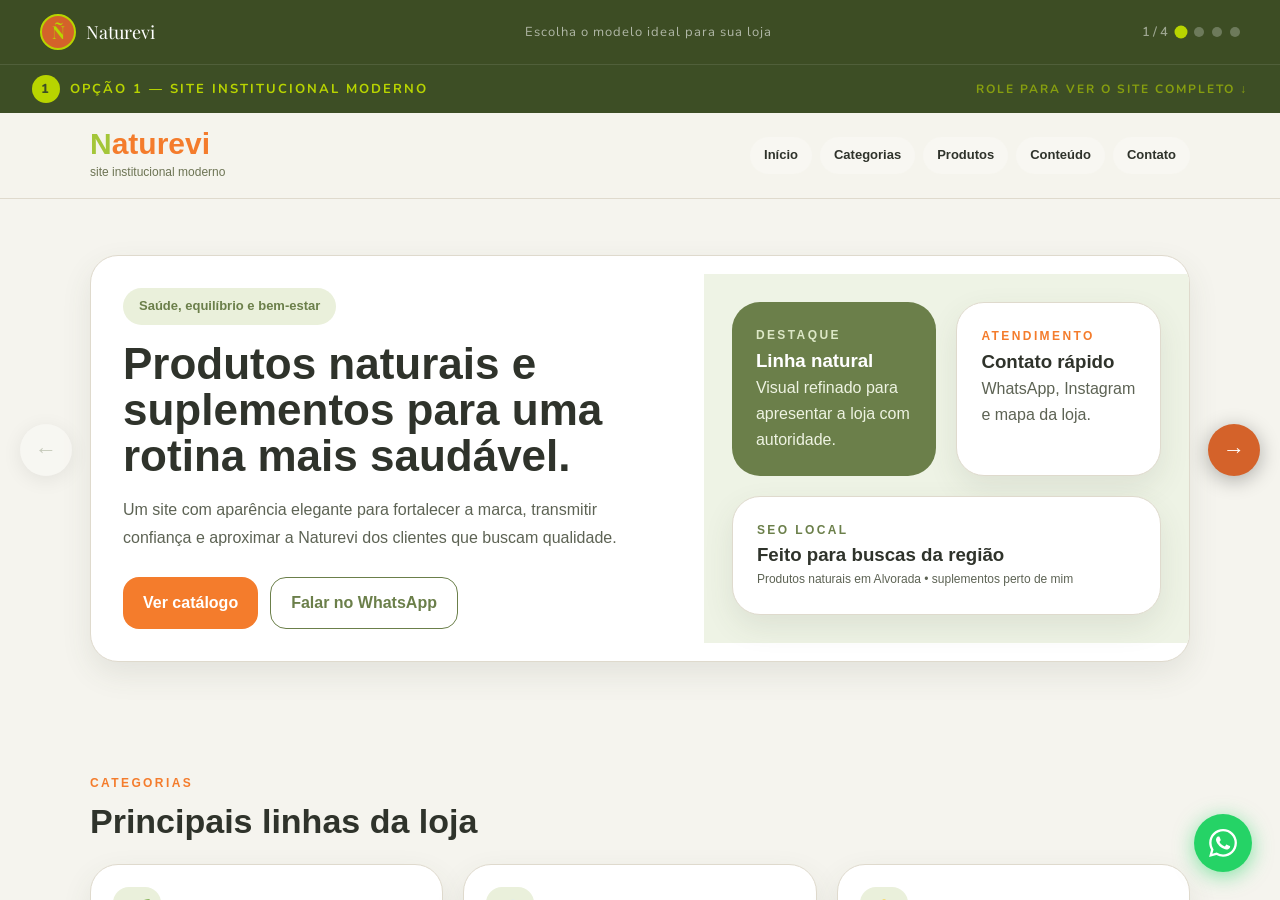
<file: index.html>
<!DOCTYPE html>
<html lang="pt-BR">
<head>
  <meta charset="UTF-8" />
  <meta name="viewport" content="width=device-width, initial-scale=1.0" />
  <title>Naturevi — Escolha seu site ideal</title>
  <link rel="stylesheet" href="style.css" />
</head>
<body>

<!-- TOPO FIXO -->
<header class="topo">
  <div class="topo-logo">
    <div class="n-icon">Ñ</div>
    <span>Naturevi</span>
  </div>
  <span class="topo-titulo">Escolha o modelo ideal para sua loja</span>
  <div class="topo-indicadores">
    <span class="contador" id="contador">1 / 4</span>
    <button class="dot ativo" data-i="0" title="Opção 1"></button>
    <button class="dot" data-i="1" title="Opção 2"></button>
    <button class="dot" data-i="2" title="Opção 3"></button>
    <button class="dot" data-i="3" title="Opção 4"></button>
  </div>
</header>

<!-- CARROSSEL -->
<div class="carrossel-wrapper">
  <div class="carrossel-track" id="track">

    <!-- ===== SLIDE 1 — Institucional ===== -->
    <div class="slide slide-1">
      <div class="slide-label">
        <div class="badge-opcao">
          <span class="num-opcao">1</span>
          Opção 1 — Site Institucional Moderno
        </div>
        <span style="opacity:.6;font-size:12px">Role para ver o site completo ↓</span>
      </div>

      <div class="modelo-root">
        <header class="m-header">
          <div class="m-container m-header-inner">
            <div>
              <div class="m-logo"><span class="mn">N</span><span class="mr">aturevi</span></div>
              <div class="m-logo-sub">site institucional moderno</div>
            </div>
            <nav class="m-nav">
              <a href="#">Início</a><a href="#">Categorias</a><a href="#">Produtos</a><a href="#">Conteúdo</a><a href="#">Contato</a>
            </nav>
          </div>
        </header>

        <section class="m-section">
          <div class="m-container m-card" style="overflow:hidden">
            <div class="m-grid m-grid-hero" style="padding:0">
              <div class="m-card-pad-lg">
                <span class="m-badge">Saúde, equilíbrio e bem-estar</span>
                <h1 class="m-hero-title">Produtos naturais e suplementos para uma rotina mais saudável.</h1>
                <p class="m-lead">Um site com aparência elegante para fortalecer a marca, transmitir confiança e aproximar a Naturevi dos clientes que buscam qualidade.</p>
                <div class="m-actions">
                  <button class="m-btn m-btn-primary">Ver catálogo</button>
                  <button class="m-btn m-btn-secondary">Falar no WhatsApp</button>
                </div>
              </div>
              <div style="background:#EEF3E5;padding:28px">
                <div class="m-grid m-grid-2">
                  <div class="m-mini-card m-alt-green"><div class="m-eyebrow" style="color:#dce7c6">Destaque</div><h3>Linha natural</h3><p class="m-text-muted" style="color:#eef3e2">Visual refinado para apresentar a loja com autoridade.</p></div>
                  <div class="m-mini-card m-card"><div class="m-eyebrow">Atendimento</div><h3>Contato rápido</h3><p class="m-text-muted">WhatsApp, Instagram e mapa da loja.</p></div>
                  <div class="m-mini-card m-card" style="grid-column:1/-1"><div class="m-eyebrow" style="color:#6B7F4A">SEO local</div><h3>Feito para buscas da região</h3><p style="font-size:12px;color:#5D6354">Produtos naturais em Alvorada • suplementos perto de mim</p></div>
                </div>
              </div>
            </div>
          </div>
        </section>

        <section class="m-section">
          <div class="m-container">
            <div class="m-eyebrow" style="margin-bottom:8px">Categorias</div>
            <h2 class="m-section-title" style="margin-bottom:24px">Principais linhas da loja</h2>
            <div class="m-grid m-grid-3">
              <article class="m-card m-card-pad"><div class="m-icon-box">🌿</div><h3>Produtos à granel</h3><p class="m-text-muted">Espaço ideal para explicar benefícios e itens mais vendidos.</p></article>
              <article class="m-card m-card-pad"><div class="m-icon-box">🍵</div><h3>Chás e fitoterápicos</h3><p class="m-text-muted">Soluções naturais para bem-estar e equilíbrio.</p></article>
              <article class="m-card m-card-pad"><div class="m-icon-box">💪</div><h3>Suplementos</h3><p class="m-text-muted">Produtos pensados para energia e performance.</p></article>
              <article class="m-card m-card-pad"><div class="m-icon-box">🌾</div><h3>Funcionais</h3><p class="m-text-muted">Opções práticas para complementar a alimentação diária.</p></article>
              <article class="m-card m-card-pad"><div class="m-icon-box">🥗</div><h3>Sem glúten e sem lactose</h3><p class="m-text-muted">Categoria para públicos com necessidades específicas.</p></article>
              <article class="m-card m-card-pad"><div class="m-icon-box">🌱</div><h3>Produtos veganos</h3><p class="m-text-muted">Linha natural para quem valoriza esse estilo de vida.</p></article>
            </div>
          </div>
        </section>

        <section class="m-section m-alt-soft">
          <div class="m-container">
            <div class="m-eyebrow" style="color:#6B7F4A;margin-bottom:8px">Produtos em destaque</div>
            <h2 class="m-section-title" style="margin-bottom:24px">Uma vitrine elegante para os campeões de venda</h2>
            <div class="m-grid m-grid-3">
              <article class="m-card m-card-pad"><div class="m-product-emoji">🥬</div><h3 style="margin-top:14px">Pó de beterraba</h3><p class="m-text-muted">Energia e vitalidade.</p><button class="m-btn m-btn-primary" style="margin-top:12px">Pedir no WhatsApp</button></article>
              <article class="m-card m-card-pad"><div class="m-product-emoji">🌰</div><h3 style="margin-top:14px">Maca peruana</h3><p class="m-text-muted">Disposição para a rotina.</p><button class="m-btn m-btn-primary" style="margin-top:12px">Pedir no WhatsApp</button></article>
              <article class="m-card m-card-pad"><div class="m-product-emoji">🌿</div><h3 style="margin-top:14px">Spirulina</h3><p class="m-text-muted">Nutrição natural.</p><button class="m-btn m-btn-primary" style="margin-top:12px">Pedir no WhatsApp</button></article>
            </div>
          </div>
        </section>

        <section class="m-section">
          <div class="m-container m-grid m-grid-contact">
            <div class="m-card m-card-pad-lg">
              <div class="m-eyebrow">Contato</div>
              <h2 class="m-section-title">Naturevi mais próxima dos clientes</h2>
              <div class="m-contact-cards" style="margin-top:20px">
                <div class="m-info-card"><strong>WhatsApp</strong><br>(51) 99726-2356</div>
                <div class="m-info-card"><strong>Instagram</strong><br>@lojanaturevi</div>
                <div class="m-info-card"><strong>Endereço</strong><br>Estrada Frederico Dihl, 902 — Loja 8, Alvorada/RS</div>
              </div>
            </div>
            <aside class="m-alt-orange m-card-pad" style="border-radius:28px">
              <div class="m-eyebrow" style="color:#ffe1c8">Perfil ideal</div>
              <h3 style="margin-top:10px">Para quem quer mais confiança e valor de marca</h3>
              <ul class="m-list"><li>Visual sofisticado</li><li>Ótimo para Google</li><li>Transmite profissionalismo</li></ul>
            </aside>
          </div>
        </section>

        <footer class="m-footer m-section-sm"><div class="m-container">© 2025 Naturevi Produtos Naturais • Opção 1</div></footer>
      </div>

      <div class="slide-footer slide-1">
        <span><strong>Opção 1</strong> — Institucional Moderno · Visual sofisticado · Foco em marca e confiança</span>
        <button class="btn-escolher" onclick="escolher(1)">Quero esta opção ✓</button>
      </div>
    </div>

    <!-- ===== SLIDE 2 — Catálogo ===== -->
    <div class="slide slide-2">
      <div class="slide-label">
        <div class="badge-opcao">
          <span class="num-opcao">2</span>
          Opção 2 — Estilo Catálogo de Loja
        </div>
        <span style="opacity:.6;font-size:12px">Role para ver o site completo ↓</span>
      </div>

      <div class="modelo-root">
        <header class="m-header">
          <div class="m-container m-header-inner">
            <div>
              <div class="m-logo"><span class="mn">N</span><span class="mr">aturevi</span></div>
              <div class="m-logo-sub">modelo catálogo com cara de loja</div>
            </div>
            <nav class="m-nav">
              <a href="#">Início</a><a href="#">Categorias</a><a href="#">Produtos</a><a href="#">Blog</a><a href="#">Contato</a>
            </nav>
          </div>
        </header>

        <section class="m-section">
          <div class="m-container">
            <div class="m-hero-banner">
              <div class="m-grid m-grid-hero">
                <div>
                  <div class="m-eyebrow" style="color:#dce7c6">Naturevi em destaque</div>
                  <h1 class="m-hero-title">Sua loja de produtos naturais, suplementos e bem-estar.</h1>
                  <p class="m-lead" style="color:#eef3e2">Inspirada em lojas consolidadas do segmento, com forte visual de catálogo.</p>
                  <div class="m-actions">
                    <button class="m-btn m-btn-primary">Ver produtos</button>
                    <button class="m-btn m-btn-light">Falar no WhatsApp</button>
                  </div>
                </div>
                <div class="m-mini-card" style="background:rgba(255,255,255,.12)">
                  <div class="m-eyebrow" style="color:#dce7c6;margin-bottom:12px">Categorias rápidas</div>
                  <div class="m-quick-grid">
                    <div class="m-quick-item">Produtos à granel</div>
                    <div class="m-quick-item">Chás e fitoterápicos</div>
                    <div class="m-quick-item">Funcionais</div>
                    <div class="m-quick-item">Sem glúten</div>
                    <div class="m-quick-item">Suplementos</div>
                    <div class="m-quick-item">Produtos veganos</div>
                  </div>
                </div>
              </div>
            </div>
          </div>
        </section>

        <section class="m-section">
          <div class="m-container">
            <h2 class="m-section-title" style="margin-bottom:24px">Categorias populares</h2>
            <div class="m-grid" style="grid-template-columns:repeat(6,1fr);gap:16px">
              <article class="m-card m-card-pad" style="text-align:center"><div class="m-icon-box" style="margin-inline:auto">🌿</div><h3 style="font-size:14px">À granel</h3></article>
              <article class="m-card m-card-pad" style="text-align:center"><div class="m-icon-box" style="margin-inline:auto">🍵</div><h3 style="font-size:14px">Chás</h3></article>
              <article class="m-card m-card-pad" style="text-align:center"><div class="m-icon-box" style="margin-inline:auto">💪</div><h3 style="font-size:14px">Suplementos</h3></article>
              <article class="m-card m-card-pad" style="text-align:center"><div class="m-icon-box" style="margin-inline:auto">🌾</div><h3 style="font-size:14px">Funcionais</h3></article>
              <article class="m-card m-card-pad" style="text-align:center"><div class="m-icon-box" style="margin-inline:auto">🥗</div><h3 style="font-size:14px">Sem lactose</h3></article>
              <article class="m-card m-card-pad" style="text-align:center"><div class="m-icon-box" style="margin-inline:auto">🌱</div><h3 style="font-size:14px">Veganos</h3></article>
            </div>
          </div>
        </section>

        <section class="m-section m-alt-soft">
          <div class="m-container">
            <h2 class="m-section-title" style="margin-bottom:24px">Produtos em destaque</h2>
            <div class="m-grid m-grid-3">
              <article class="m-card m-card-pad"><div class="m-product-emoji">🥬</div><div style="display:flex;justify-content:space-between;gap:10px;margin-top:14px"><div><h3>Pó de beterraba</h3><p class="m-text-muted">Energia e vitalidade.</p></div><span class="m-promo-pill">destaque</span></div><button class="m-btn m-btn-primary" style="margin-top:12px">Pedir no WhatsApp</button></article>
              <article class="m-card m-card-pad"><div class="m-product-emoji">🌰</div><div style="display:flex;justify-content:space-between;gap:10px;margin-top:14px"><div><h3>Maca peruana</h3><p class="m-text-muted">Disposição para a rotina.</p></div><span class="m-promo-pill">destaque</span></div><button class="m-btn m-btn-primary" style="margin-top:12px">Pedir no WhatsApp</button></article>
              <article class="m-card m-card-pad"><div class="m-product-emoji">🌿</div><div style="display:flex;justify-content:space-between;gap:10px;margin-top:14px"><div><h3>Spirulina</h3><p class="m-text-muted">Nutrição natural.</p></div><span class="m-promo-pill">destaque</span></div><button class="m-btn m-btn-primary" style="margin-top:12px">Pedir no WhatsApp</button></article>
            </div>
          </div>
        </section>

        <section class="m-section">
          <div class="m-container">
            <h2 class="m-section-title" style="margin-bottom:24px">Conteúdo para atrair clientes pelo Google</h2>
            <div class="m-grid m-grid-3">
              <article class="m-card m-card-pad"><div class="m-article-thumb"></div><h3 style="margin-top:14px">Benefícios do pó de beterraba</h3><p class="m-text-muted">Como esse produto auxilia na disposição e circulação.</p></article>
              <article class="m-card m-card-pad"><div class="m-article-thumb"></div><h3 style="margin-top:14px">Como usar maca peruana</h3><p class="m-text-muted">Ideias simples para incluir na alimentação.</p></article>
              <article class="m-card m-card-pad"><div class="m-article-thumb"></div><h3 style="margin-top:14px">Chás para bem-estar</h3><p class="m-text-muted">Opções naturais para diferentes momentos.</p></article>
            </div>
          </div>
        </section>

        <section class="m-section">
          <div class="m-container m-grid m-grid-contact">
            <div class="m-card m-card-pad-lg">
              <div class="m-eyebrow">Contato</div>
              <h2 class="m-section-title">Fácil de encontrar e fácil de comprar</h2>
              <div class="m-contact-cards" style="margin-top:20px">
                <div class="m-info-card"><strong>WhatsApp</strong><br>(51) 99726-2356</div>
                <div class="m-info-card"><strong>Instagram</strong><br>@lojanaturevi</div>
                <div class="m-info-card"><strong>Endereço</strong><br>Estrada Frederico Dihl, 902 — Loja 8, Alvorada/RS</div>
              </div>
            </div>
            <aside class="m-alt-green m-card-pad" style="border-radius:28px">
              <div class="m-eyebrow" style="color:#dce7c6">Perfil ideal</div>
              <h3 style="margin-top:10px">Para quem quer cara de loja e catálogo</h3>
              <ul class="m-list"><li>Categorias fortes na entrada</li><li>Ótimo para exibir variedade</li><li>Compra por WhatsApp natural</li></ul>
            </aside>
          </div>
        </section>

        <footer class="m-footer m-section-sm"><div class="m-container">© 2025 Naturevi Produtos Naturais • Opção 2</div></footer>
      </div>

      <div class="slide-footer slide-2">
        <span><strong>Opção 2</strong> — Catálogo de Loja · Categorias em destaque · Ótimo para variedade</span>
        <button class="btn-escolher" onclick="escolher(2)">Quero esta opção ✓</button>
      </div>
    </div>

    <!-- ===== SLIDE 3 — Comercial ===== -->
    <div class="slide slide-3">
      <div class="slide-label">
        <div class="badge-opcao">
          <span class="num-opcao">3</span>
          Opção 3 — Comercial com Apelo Regional
        </div>
        <span style="opacity:.8;font-size:12px">Role para ver o site completo ↓</span>
      </div>

      <div class="modelo-root">
        <header class="m-header">
          <div class="m-container m-header-inner">
            <div>
              <div class="m-logo"><span class="mn">N</span><span class="mr">aturevi</span></div>
              <div class="m-logo-sub">modelo comercial com apelo regional</div>
            </div>
            <nav class="m-nav">
              <a href="#">Início</a><a href="#">Ofertas</a><a href="#">Categorias</a><a href="#">Dicas</a><a href="#">Contato</a>
            </nav>
          </div>
        </header>

        <section class="m-section">
          <div class="m-container m-card" style="overflow:hidden">
            <div class="m-grid m-grid-hero" style="background:#F8F7F2;padding:28px">
              <div>
                <span class="m-badge">Produtos naturais e suplementos</span>
                <h1 class="m-hero-title">Tudo para uma vida mais saudável, com atendimento próximo e pedido rápido.</h1>
                <p class="m-lead">Apelo comercial, ideal para mostrar variedade, promoções e facilitar contato imediato.</p>
                <div class="m-actions">
                  <button class="m-btn m-btn-primary">Ver produtos</button>
                  <button class="m-btn m-btn-green">Fazer pedido</button>
                </div>
              </div>
              <div class="m-grid m-grid-2">
                <article class="m-card m-card-pad"><div class="m-product-emoji" style="background:#FFF1E6">🥬</div><h3 style="font-size:14px;margin-top:10px">Pó de beterraba</h3><button class="m-btn m-btn-primary" style="margin-top:10px;font-size:12px;padding:8px 14px">Pedir</button></article>
                <article class="m-card m-card-pad"><div class="m-product-emoji" style="background:#FFF1E6">🌰</div><h3 style="font-size:14px;margin-top:10px">Maca peruana</h3><button class="m-btn m-btn-primary" style="margin-top:10px;font-size:12px;padding:8px 14px">Pedir</button></article>
                <article class="m-card m-card-pad"><div class="m-product-emoji" style="background:#FFF1E6">🌿</div><h3 style="font-size:14px;margin-top:10px">Spirulina</h3><button class="m-btn m-btn-primary" style="margin-top:10px;font-size:12px;padding:8px 14px">Pedir</button></article>
                <article class="m-card m-card-pad"><div class="m-product-emoji" style="background:#FFF1E6">🍵</div><h3 style="font-size:14px;margin-top:10px">Chá hibisco</h3><button class="m-btn m-btn-primary" style="margin-top:10px;font-size:12px;padding:8px 14px">Pedir</button></article>
              </div>
            </div>
          </div>
        </section>

        <section class="m-section">
          <div class="m-container">
            <h2 class="m-section-title" style="margin-bottom:24px">Categorias em destaque</h2>
            <div class="m-grid m-grid-3">
              <article class="m-card m-card-pad"><div class="m-icon-box">🌾</div><h3>Produtos à granel</h3><p class="m-text-muted">Destaques, combos e produtos mais procurados.</p></article>
              <article class="m-card m-card-pad"><div class="m-icon-box">🍵</div><h3>Chás e fitoterápicos</h3><p class="m-text-muted">Linha digestiva, relaxante e funcional.</p></article>
              <article class="m-card m-card-pad"><div class="m-icon-box">💪</div><h3>Suplementos</h3><p class="m-text-muted">Mix de performance e bem-estar.</p></article>
              <article class="m-card m-card-pad"><div class="m-icon-box">🌿</div><h3>Funcionais</h3><p class="m-text-muted">Praticidade para o dia a dia.</p></article>
              <article class="m-card m-card-pad"><div class="m-icon-box">🥗</div><h3>Sem glúten / sem lactose</h3><p class="m-text-muted">Apelo direto para consumidores específicos.</p></article>
              <article class="m-card m-card-pad"><div class="m-icon-box">🌱</div><h3>Veganos</h3><p class="m-text-muted">Linha moderna e conectada ao consumo atual.</p></article>
            </div>
          </div>
        </section>

        <section class="m-section m-alt-soft">
          <div class="m-container">
            <div style="display:flex;justify-content:space-between;align-items:center;margin-bottom:24px;flex-wrap:wrap;gap:12px">
              <h2 class="m-section-title" style="margin:0">Ofertas e produtos populares</h2>
              <span class="m-promo-pill" style="background:#F47C2C;color:#fff">Promoções</span>
            </div>
            <div class="m-grid m-grid-3">
              <article class="m-card m-card-pad"><div style="display:flex;justify-content:space-between;align-items:center"><div class="m-product-emoji" style="flex:1;margin-right:10px">🥬</div><span class="m-promo-pill">item 1</span></div><h3 style="margin-top:12px">Pó de beterraba</h3><p class="m-text-muted">Energia e vitalidade.</p><div class="m-actions"><button class="m-btn m-btn-primary">Pedir</button><button class="m-btn m-btn-secondary">Detalhes</button></div></article>
              <article class="m-card m-card-pad"><div style="display:flex;justify-content:space-between;align-items:center"><div class="m-product-emoji" style="flex:1;margin-right:10px">🌰</div><span class="m-promo-pill">item 2</span></div><h3 style="margin-top:12px">Maca peruana</h3><p class="m-text-muted">Disposição para a rotina.</p><div class="m-actions"><button class="m-btn m-btn-primary">Pedir</button><button class="m-btn m-btn-secondary">Detalhes</button></div></article>
              <article class="m-card m-card-pad"><div style="display:flex;justify-content:space-between;align-items:center"><div class="m-product-emoji" style="flex:1;margin-right:10px">🌿</div><span class="m-promo-pill">item 3</span></div><h3 style="margin-top:12px">Spirulina</h3><p class="m-text-muted">Nutrição natural.</p><div class="m-actions"><button class="m-btn m-btn-primary">Pedir</button><button class="m-btn m-btn-secondary">Detalhes</button></div></article>
            </div>
          </div>
        </section>

        <section class="m-section m-alt-green">
          <div class="m-container m-grid m-grid-contact">
            <div>
              <div class="m-eyebrow" style="color:#dce7c6">Contato e localização</div>
              <h2 class="m-section-title" style="color:white">Pronta para vender e atrair clientes da região</h2>
              <p class="m-lead" style="color:#eef3e2">Versão com visual forte, foco em produto e blocos estratégicos para WhatsApp e Google.</p>
            </div>
            <div class="m-mini-card" style="background:rgba(255,255,255,.10)">
              <div class="m-contact-cards">
                <div class="m-info-card" style="background:rgba(255,255,255,.10);color:white"><strong>WhatsApp</strong><br>(51) 99726-2356</div>
                <div class="m-info-card" style="background:rgba(255,255,255,.10);color:white"><strong>Instagram</strong><br>@lojanaturevi</div>
                <div class="m-info-card" style="background:rgba(255,255,255,.10);color:white"><strong>Endereço</strong><br>Estrada Frederico Dihl, 902, Loja 8 — Alvorada/RS</div>
              </div>
            </div>
          </div>
        </section>

        <footer class="m-footer m-section-sm"><div class="m-container">© 2025 Naturevi Produtos Naturais • Opção 3</div></footer>
      </div>

      <div class="slide-footer slide-3">
        <span><strong>Opção 3</strong> — Comercial Regional · Foco em vendas · Promoções e pedidos rápidos</span>
        <button class="btn-escolher" onclick="escolher(3)">Quero esta opção ✓</button>
      </div>
    </div>

    <!-- ===== SLIDE 4 — Naturevi Premium ===== -->
    <div class="slide slide-4">
      <div class="slide-label">
        <div class="badge-opcao">
          <span class="num-opcao">4</span>
          Opção 4 — Naturevi Premium (identidade fiel ao cartão)
        </div>
        <span style="opacity:.6;font-size:12px">Role para ver o site completo ↓</span>
      </div>

      <div class="modelo4-root">
        <nav class="m4-nav">
          <div class="m4-logo">
            <div class="m4-nicon">Ñ</div>
            <span>Naturevi</span>
          </div>
          <div class="m4-nav-links">
            <a href="#">Sobre</a><a href="#">Produtos</a><a href="#">Galeria</a><a href="#">Contato</a>
            <a href="#" class="m4-nav-cta">WhatsApp</a>
          </div>
        </nav>

        <section class="m4-hero">
          <div class="m4-hero-badge">🌿 Produtos Naturais · Alvorada/RS</div>
          <h1><span class="m4-n">Ñ</span><span class="m4-r">aturevi</span></h1>
          <p class="m4-hero-sub">Produtos Naturais</p>
          <p class="m4-hero-desc">Tudo que a natureza tem de melhor em um só lugar. Chás, grãos, suplementos, produtos veganos e muito mais para o seu bem-estar.</p>
          <div class="m4-btns">
            <a href="#" class="m4-btn-p">💬 Falar no WhatsApp</a>
            <a href="#" class="m4-btn-o">Ver Produtos →</a>
          </div>
          <div class="m4-chips">
            <span class="m4-chip">🌾 À granel</span>
            <span class="m4-chip">🍵 Chás</span>
            <span class="m4-chip">💊 Suplementos</span>
            <span class="m4-chip">🌱 Vegano</span>
            <span class="m4-chip">🚫 Sem glúten</span>
            <span class="m4-chip">🥛 Sem lactose</span>
            <span class="m4-chip">📉 Low carb</span>
            <span class="m4-chip">⚡ Funcionais</span>
          </div>
        </section>

        <section class="m4-sobre">
          <div class="m4-sobre-inner">
            <div>
              <p class="m4-section-label">Nosso Propósito</p>
              <h2 class="m4-section-title">Saúde e bem-estar ao seu alcance</h2>
              <p class="m4-section-text">A Naturevi nasceu da paixão por vida saudável e produtos de qualidade. Trazemos o que há de melhor da natureza diretamente para a sua mesa.</p>
              <p class="m4-section-text">Seja você vegano, praticante de low carb, intolerante ao glúten ou à lactose — aqui você encontra produtos pensados especialmente para você.</p>
            </div>
            <div class="m4-sobre-card">
              <p style="font-family:'Playfair Display',serif;font-size:20px;color:white;margin-bottom:6px"><span style="color:#b8d400">Ñ</span><span style="color:#d4622a">aturevi</span></p>
              <p style="font-size:11px;color:rgba(255,255,255,0.6);margin-bottom:20px;letter-spacing:2px;text-transform:uppercase">Produtos Naturais</p>
              <div class="m4-stats">
                <div class="m4-stat"><div class="m4-stat-num">9+</div><div class="m4-stat-lab">Categorias</div></div>
                <div class="m4-stat"><div class="m4-stat-num">787</div><div class="m4-stat-lab">Seguidores</div></div>
                <div class="m4-stat"><div class="m4-stat-num">100%</div><div class="m4-stat-lab">Natural</div></div>
                <div class="m4-stat"><div class="m4-stat-num">★★★★★</div><div class="m4-stat-lab">Atendimento</div></div>
              </div>
            </div>
          </div>
        </section>

        <section class="m4-produtos">
          <div class="m4-produtos-header">
            <p class="m4-section-label">O que você encontra</p>
            <h2 class="m4-section-title">Nossas Categorias</h2>
          </div>
          <div class="m4-prod-grid">
            <div class="m4-prod-card"><div class="m4-prod-icon" style="background:rgba(138,170,78,0.2)">🌾</div><h3>Produtos à Granel</h3><p>Grãos, sementes, farinhas e muito mais.</p></div>
            <div class="m4-prod-card"><div class="m4-prod-icon" style="background:rgba(212,98,42,0.2)">🍵</div><span class="m4-prod-tag">Popular</span><h3>Chás &amp; Fitoterapicos</h3><p>Ervas medicinais e chás selecionados.</p></div>
            <div class="m4-prod-card"><div class="m4-prod-icon" style="background:rgba(184,212,0,0.2)">⚡</div><h3>Funcionais</h3><p>Alimentos com benefícios funcionais.</p></div>
            <div class="m4-prod-card"><div class="m4-prod-icon" style="background:rgba(138,170,78,0.2)">🚫</div><h3>Sem Glúten</h3><p>Linha completa para celíacos.</p></div>
            <div class="m4-prod-card"><div class="m4-prod-icon" style="background:rgba(212,98,42,0.2)">💊</div><span class="m4-prod-tag">Novidade</span><h3>Suplementos</h3><p>Vitaminas e minerais naturais.</p></div>
            <div class="m4-prod-card"><div class="m4-prod-icon" style="background:rgba(184,212,0,0.2)">🌱</div><h3>Produtos Veganos</h3><p>Alternativas 100% veganas.</p></div>
          </div>
        </section>

        <section class="m4-contato">
          <div class="m4-contato-inner">
            <div>
              <p class="m4-section-label">Fale Conosco</p>
              <h2 class="m4-section-title">Venha nos visitar ou entre em contato</h2>
              <p class="m4-section-text">Atendimento personalizado, sempre com carinho!</p>
              <a href="#" class="m4-contato-item" style="text-decoration:none;color:inherit;display:flex">
                <div class="m4-contato-icon" style="background:#dcf5e7">📱</div>
                <div><strong>WhatsApp</strong><span>(51) 99726-2356 · Atendimento rápido</span></div>
              </a>
              <a href="#" class="m4-contato-item" style="text-decoration:none;color:inherit;display:flex">
                <div class="m4-contato-icon" style="background:#fde8d8">📸</div>
                <div><strong>Instagram</strong><span>@lojanaturevi · Novidades e dicas</span></div>
              </a>
              <div class="m4-contato-item">
                <div class="m4-contato-icon" style="background:#f5ecd8">📍</div>
                <div><strong>Endereço</strong><span>Estrada Frederico Dihl, 902 — Loja 8, Bela Vista, Alvorada/RS</span></div>
              </div>
            </div>
            <div class="m4-mapa-card">
              <div class="m4-mapa-header">
                <h3>📍 Onde Estamos</h3>
                <p>Loja 8 — Bairro Bela Vista, Alvorada/RS</p>
              </div>
              <div class="m4-mapa-body">
                <div class="m4-pin"><span>📍</span></div>
                <div class="m4-end"><strong style="color:white">Naturevi Produtos Naturais</strong><br>Estrada Frederico Dihl, 902<br>Loja 8 — Bairro Bela Vista<br>Alvorada / RS</div>
                <a href="https://maps.google.com/?q=Estrada+Frederico+Dihl+902+Alvorada+RS" target="_blank" class="m4-maps-btn">🗺️ Ver no Google Maps</a>
              </div>
            </div>
          </div>
        </section>

        <footer class="m4-footer">
          <div class="m4-footer-inner">
            <div class="m4-footer-brand">
              <h2><span style="color:#b8d400">Ñ</span><span style="color:#d4622a">aturevi</span></h2>
              <p>Produtos naturais selecionados com carinho para o seu bem-estar.</p>
            </div>
            <div class="m4-footer-col">
              <h4>Produtos</h4>
              <ul><li>À Granel</li><li>Chás</li><li>Suplementos</li><li>Sem Glúten</li><li>Veganos</li></ul>
            </div>
            <div class="m4-footer-col">
              <h4>Contato</h4>
              <ul><li>(51) 99726-2356</li><li>@lojanaturevi</li><li>Alvorada / RS</li></ul>
            </div>
          </div>
          <div class="m4-footer-bottom">
            <span>© 2025 Naturevi Produtos Naturais</span>
            <span>Feito com 🌿 amor e saúde</span>
          </div>
        </footer>
      </div>

      <div class="slide-footer slide-4">
        <span><strong>Opção 4</strong> — Premium · Identidade fiel ao cartão · Verde musgo + laranja + verde limão</span>
        <button class="btn-escolher" onclick="escolher(4)">Quero esta opção ✓</button>
      </div>
    </div>

  </div><!-- /track -->
</div><!-- /wrapper -->

<!-- SETAS -->
<button class="seta seta-esq" id="btnEsq" onclick="mover(-1)" disabled>&#8592;</button>
<button class="seta seta-dir" id="btnDir" onclick="mover(1)">&#8594;</button>

<!-- WHATSAPP FLUTUANTE -->
<a href="https://wa.me/5551997262356?text=Ol%C3%A1%21%20Vim%20pelo%20site%20da%20Naturevi%20e%20gostaria%20de%20mais%20informa%C3%A7%C3%B5es." target="_blank" class="whats-float" title="Falar no WhatsApp">
  <svg viewBox="0 0 24 24"><path d="M17.472 14.382c-.297-.149-1.758-.867-2.03-.967-.273-.099-.471-.148-.67.15-.197.297-.767.966-.94 1.164-.173.199-.347.223-.644.075-.297-.15-1.255-.463-2.39-1.475-.883-.788-1.48-1.761-1.653-2.059-.173-.297-.018-.458.13-.606.134-.133.298-.347.446-.52.149-.174.198-.298.298-.497.099-.198.05-.371-.025-.52-.075-.149-.669-1.612-.916-2.207-.242-.579-.487-.5-.669-.51-.173-.008-.371-.01-.57-.01-.198 0-.52.074-.792.372-.272.297-1.04 1.016-1.04 2.479 0 1.462 1.065 2.875 1.213 3.074.149.198 2.096 3.2 5.077 4.487.709.306 1.262.489 1.694.625.712.227 1.36.195 1.871.118.571-.085 1.758-.719 2.006-1.413.248-.694.248-1.289.173-1.413-.074-.124-.272-.198-.57-.347m-5.421 7.403h-.004a9.87 9.87 0 01-5.031-1.378l-.361-.214-3.741.982.998-3.648-.235-.374a9.86 9.86 0 01-1.51-5.26c.001-5.45 4.436-9.884 9.888-9.884 2.64 0 5.122 1.03 6.988 2.898a9.825 9.825 0 012.893 6.994c-.003 5.45-4.437 9.884-9.885 9.884m8.413-18.297A11.815 11.815 0 0012.05 0C5.495 0 .16 5.335.157 11.892c0 2.096.547 4.142 1.588 5.945L.057 24l6.305-1.654a11.882 11.882 0 005.683 1.448h.005c6.554 0 11.89-5.335 11.893-11.893a11.821 11.821 0 00-3.48-8.413z"/></svg>
</a>

<!-- HINT -->
<div class="hint-inicial">← Use as setas para navegar entre as opções →</div>

<script src="script.js"></script>
</body>
</html>
</file>
<file: style.css>
@import url('https://fonts.googleapis.com/css2?family=Playfair+Display:wght@400;700&family=Nunito:wght@300;400;600;700;800&display=swap');

*, *::before, *::after { box-sizing: border-box; margin: 0; padding: 0; }

:root {
  --verde: #5a6e3a;
  --verde-escuro: #3d4e25;
  --verde-claro: #8aaa4e;
  --laranja: #d4622a;
  --laranja-claro: #e8874e;
  --creme: #f5f0e8;
  --amarelo-lima: #b8d400;
  --texto: #2c2c1e;
  --muted: #5a5a3e;
}

html, body {
  height: 100%;
  overflow: hidden;
  font-family: 'Nunito', sans-serif;
  background: var(--verde-escuro);
  color: var(--texto);
}

/* ===== TOPO ===== */
.topo {
  position: fixed;
  top: 0; left: 0; right: 0;
  z-index: 50;
  background: rgba(61,78,37,0.97);
  backdrop-filter: blur(10px);
  display: flex;
  align-items: center;
  justify-content: space-between;
  padding: 14px 40px;
  border-bottom: 1px solid rgba(255,255,255,0.1);
}

.topo-logo {
  display: flex;
  align-items: center;
  gap: 10px;
}

.topo-logo .n-icon {
  width: 36px; height: 36px;
  background: var(--laranja);
  border-radius: 50%;
  display: flex; align-items: center; justify-content: center;
  font-family: 'Playfair Display', serif;
  font-size: 18px; font-weight: 700;
  color: var(--amarelo-lima);
  border: 2px solid var(--amarelo-lima);
}

.topo-logo span {
  font-family: 'Playfair Display', serif;
  font-size: 18px;
  color: white;
}

.topo-titulo {
  font-size: 13px;
  color: rgba(255,255,255,0.6);
  letter-spacing: 1px;
}

.topo-indicadores {
  display: flex;
  gap: 8px;
  align-items: center;
}

.dot {
  width: 10px; height: 10px;
  border-radius: 50%;
  background: rgba(255,255,255,0.25);
  cursor: pointer;
  transition: all 0.3s;
  border: none;
}

.dot.ativo {
  background: var(--amarelo-lima);
  transform: scale(1.3);
}

/* ===== CARROSSEL ===== */
.carrossel-wrapper {
  position: fixed;
  inset: 0;
  padding-top: 65px;
  overflow: hidden;
}

.carrossel-track {
  display: flex;
  height: 100%;
  transition: transform 0.55s cubic-bezier(0.77, 0, 0.175, 1);
}

.slide {
  min-width: 100%;
  height: 100%;
  overflow-y: auto;
  scroll-behavior: smooth;
  position: relative;
}

/* ===== LABEL DA OPÇÃO ===== */
.slide-label {
  position: sticky;
  top: 0;
  z-index: 10;
  display: flex;
  align-items: center;
  justify-content: space-between;
  padding: 10px 32px;
  font-size: 13px;
  font-weight: 700;
  letter-spacing: 2px;
  text-transform: uppercase;
}

.slide-label .badge-opcao {
  display: flex;
  align-items: center;
  gap: 10px;
}

.num-opcao {
  width: 28px; height: 28px;
  border-radius: 50%;
  display: flex; align-items: center; justify-content: center;
  font-size: 13px; font-weight: 800;
}

/* ===== SETAS DE NAVEGAÇÃO ===== */
.seta {
  position: fixed;
  top: 50%;
  transform: translateY(-50%);
  z-index: 40;
  width: 52px; height: 52px;
  border-radius: 50%;
  border: none;
  cursor: pointer;
  display: flex; align-items: center; justify-content: center;
  font-size: 22px;
  transition: all 0.2s;
  box-shadow: 0 4px 20px rgba(0,0,0,0.3);
}

.seta:hover { transform: translateY(-50%) scale(1.08); }
.seta:disabled { opacity: 0.25; pointer-events: none; }

.seta-esq {
  left: 20px;
  background: white;
  color: var(--verde-escuro);
}

.seta-dir {
  right: 20px;
  background: var(--laranja);
  color: white;
}

/* ===== RODAPÉ DO SLIDE ===== */
.slide-footer {
  padding: 24px 32px;
  display: flex;
  align-items: center;
  justify-content: space-between;
  flex-wrap: wrap;
  gap: 12px;
  font-size: 13px;
  color: rgba(255,255,255,0.5);
  border-top: 1px solid rgba(255,255,255,0.1);
}

.slide-footer strong { color: rgba(255,255,255,0.8); }

.btn-escolher {
  background: var(--laranja);
  color: white;
  border: none;
  padding: 10px 24px;
  border-radius: 20px;
  font-size: 13px;
  font-weight: 700;
  cursor: pointer;
  font-family: 'Nunito', sans-serif;
  transition: background 0.2s;
  display: flex;
  align-items: center;
  gap: 8px;
}

.btn-escolher:hover { background: var(--laranja-claro); }

/* ===== CORES POR SLIDE ===== */
.slide-1 { background: #F5F4EE; }
.slide-1 .slide-label { background: #3d4e25; color: #b8d400; }
.slide-1 .num-opcao { background: #b8d400; color: #3d4e25; }
.slide-1 .slide-footer { background: #3d4e25; }

.slide-2 { background: #F5F4EE; }
.slide-2 .slide-label { background: #4a5e2e; color: #a4c639; }
.slide-2 .num-opcao { background: #a4c639; color: #2c3a1a; }
.slide-2 .slide-footer { background: #4a5e2e; }

.slide-3 { background: #F5F4EE; }
.slide-3 .slide-label { background: #c45520; color: #fff; }
.slide-3 .num-opcao { background: white; color: #c45520; }
.slide-3 .slide-footer { background: #c45520; }

.slide-4 { background: #3d4e25; }
.slide-4 .slide-label { background: #2c3a18; color: #b8d400; }
.slide-4 .num-opcao { background: #b8d400; color: #2c3a18; }
.slide-4 .slide-footer { background: #2c3a18; }

/* ===== CONTADOR ===== */
.contador {
  font-size: 13px;
  color: rgba(255,255,255,0.5);
  font-weight: 600;
}

/* ===== WHATSAPP FLUTUANTE ===== */
.whats-float {
  position: fixed;
  bottom: 28px;
  right: 28px;
  z-index: 200;
  width: 58px; height: 58px;
  background: #25D366;
  border-radius: 50%;
  display: flex; align-items: center; justify-content: center;
  box-shadow: 0 4px 20px rgba(37,211,102,0.55);
  text-decoration: none;
  transition: transform 0.2s;
  animation: pulseW 2s infinite;
}
.whats-float:hover { transform: scale(1.1); }
.whats-float svg { width: 28px; height: 28px; fill: white; }

@keyframes pulseW {
  0%,100% { box-shadow: 0 4px 20px rgba(37,211,102,0.55); }
  50%      { box-shadow: 0 4px 36px rgba(37,211,102,0.9); }
}

/* ===== HINT INICIAL ===== */
.hint-inicial {
  position: fixed;
  bottom: 80px;
  left: 50%;
  transform: translateX(-50%);
  background: rgba(0,0,0,0.7);
  color: white;
  font-size: 13px;
  padding: 10px 20px;
  border-radius: 20px;
  z-index: 60;
  display: flex;
  align-items: center;
  gap: 8px;
  animation: fadeHint 3s ease 1.5s forwards;
  pointer-events: none;
}

@keyframes fadeHint {
  0%   { opacity: 1; }
  80%  { opacity: 1; }
  100% { opacity: 0; }
}

/* ===== RESPONSIVO ===== */
@media (max-width: 600px) {
  .topo { padding: 12px 16px; }
  .topo-titulo { display: none; }
  .seta { width: 42px; height: 42px; font-size: 18px; }
  .seta-esq { left: 10px; }
  .seta-dir { right: 10px; }
  .slide-label { padding: 8px 16px; }
  .slide-footer { padding: 16px; }
}

/* ===== CSS DOS MODELOS 1, 2, 3 ===== */
.modelo-root {
  --bg:#F5F4EE;
  --surface:#FFFFFF;
  --surface-soft:#F8F7F2;
  --surface-green:#EEF3E5;
  --text:#2F332B;
  --muted:#5D6354;
  --line:#DFDACD;
  --green:#6B7F4A;
  --green-light:#A4C639;
  --orange:#F47C2C;
  --orange-soft:#FFF1E6;
  --shadow:0 12px 30px rgba(70,80,55,.10);
  --radius:28px;
  --radius-lg:36px;
  --container:1100px;

  font-family: Arial, Helvetica, sans-serif;
  background: var(--bg);
  color: var(--text);
  line-height: 1.6;
}

.modelo-root * { box-sizing: border-box; }
.modelo-root a { text-decoration: none; color: inherit; }
.modelo-root button { font: inherit; border: none; cursor: pointer; }
.modelo-root img { max-width: 100%; display: block; }

.modelo-root .m-container { width: min(var(--container), calc(100% - 32px)); margin: 0 auto; }
.modelo-root .m-section { padding: 56px 0; }
.modelo-root .m-section-sm { padding: 36px 0; }

.modelo-root .m-card {
  background: var(--surface);
  border: 1px solid var(--line);
  border-radius: var(--radius);
  box-shadow: var(--shadow);
}

.modelo-root .m-badge {
  display: inline-flex; align-items: center; gap: 8px;
  padding: 8px 16px; border-radius: 999px;
  background: #EAF0DB; color: var(--green);
  font-size: 13px; font-weight: 700;
}

.modelo-root .m-eyebrow {
  color: var(--orange);
  text-transform: uppercase;
  letter-spacing: .2em;
  font-size: 12px; font-weight: 700;
}

.modelo-root .m-btn {
  display: inline-flex; align-items: center; justify-content: center; gap: 8px;
  padding: 12px 20px; border-radius: 16px; font-weight: 700; transition: .2s ease;
}
.modelo-root .m-btn:hover { transform: translateY(-1px); }
.modelo-root .m-btn-primary { background: var(--orange); color: #fff; }
.modelo-root .m-btn-secondary { border: 1px solid var(--green); color: var(--green); background: transparent; }
.modelo-root .m-btn-green { background: var(--green); color: #fff; }
.modelo-root .m-btn-light { background: #fff; color: var(--orange); }

.modelo-root .m-logo { font-size: 30px; font-weight: 800; line-height: 1; }
.modelo-root .m-logo .mn { color: var(--green-light); }
.modelo-root .m-logo .mr { color: var(--orange); }
.modelo-root .m-logo-sub { font-size: 12px; color: #6D7454; margin-top: 4px; }

.modelo-root .m-header {
  background: rgba(245,244,238,.96);
  border-bottom: 1px solid var(--line);
  padding: 16px 0;
}
.modelo-root .m-header-inner {
  display: flex; align-items: center; justify-content: space-between; gap: 16px; flex-wrap: wrap;
}
.modelo-root .m-nav { display: flex; gap: 8px; flex-wrap: wrap; }
.modelo-root .m-nav a {
  padding: 8px 14px; border-radius: 999px;
  background: var(--surface-soft); font-size: 13px; font-weight: 600;
}

.modelo-root .m-grid { display: grid; gap: 20px; }
.modelo-root .m-grid-2 { grid-template-columns: 1fr 1fr; }
.modelo-root .m-grid-3 { grid-template-columns: repeat(3, 1fr); }
.modelo-root .m-grid-4 { grid-template-columns: repeat(4, 1fr); }
.modelo-root .m-grid-6 { grid-template-columns: repeat(6, 1fr); }
.modelo-root .m-grid-hero { grid-template-columns: 1.1fr .9fr; align-items: center; }
.modelo-root .m-grid-contact { grid-template-columns: 1.1fr .9fr; }

.modelo-root .m-hero-title { font-size: 44px; line-height: 1.05; margin: 16px 0; }
.modelo-root .m-section-title { font-size: 34px; line-height: 1.1; margin: 10px 0 0; }
.modelo-root .m-lead { font-size: 16px; line-height: 1.8; color: var(--muted); }
.modelo-root .m-text-muted { color: var(--muted); }
.modelo-root .m-actions { display: flex; gap: 12px; flex-wrap: wrap; margin-top: 24px; }

.modelo-root .m-icon-box {
  width: 48px; height: 48px; border-radius: 16px;
  background: #EAF0DB; color: var(--green);
  display: flex; align-items: center; justify-content: center;
  font-size: 22px; margin-bottom: 14px;
}

.modelo-root .m-product-emoji {
  height: 100px; border-radius: 20px;
  background: var(--surface-soft);
  display: flex; align-items: center; justify-content: center; font-size: 44px;
}

.modelo-root .m-article-thumb {
  height: 140px; border-radius: 20px;
  background: linear-gradient(135deg, #EAF0DB, #F8F7F2);
}

.modelo-root .m-card-pad { padding: 22px; }
.modelo-root .m-card-pad-lg { padding: 32px; }

.modelo-root .m-hero-banner {
  background: linear-gradient(135deg, var(--green), #84975E);
  color: #fff; border-radius: var(--radius-lg); padding: 48px;
}

.modelo-root .m-alt-green { background: var(--green); color: #fff; }
.modelo-root .m-alt-orange { background: var(--orange); color: #fff; }
.modelo-root .m-alt-soft { background: var(--surface-green); }

.modelo-root .m-quick-grid { display: grid; grid-template-columns: repeat(2,1fr); gap: 12px; }
.modelo-root .m-quick-item {
  padding: 14px; border-radius: 16px;
  background: rgba(255,255,255,.14); font-weight: 600; font-size: 13px;
}

.modelo-root .m-promo-pill {
  display: inline-flex; padding: 6px 12px; border-radius: 999px;
  background: #EAF0DB; color: var(--green); font-size: 11px; font-weight: 700;
}

.modelo-root .m-contact-cards { display: grid; grid-template-columns: repeat(3,1fr); gap: 14px; }
.modelo-root .m-info-card {
  padding: 20px; border-radius: var(--radius);
  background: var(--surface-soft);
}

.modelo-root .m-reason-card { padding: 22px; border-radius: var(--radius); }
.modelo-root .m-mini-card { padding: 24px; border-radius: var(--radius); }

.modelo-root .m-list { margin: 16px 0 0; padding-left: 18px; }
.modelo-root .m-list li { margin: 8px 0; }

.modelo-root .m-footer { font-size: 13px; color: var(--muted); padding: 28px 0; }

@media (max-width: 760px) {
  .modelo-root .m-grid-hero,
  .modelo-root .m-grid-contact,
  .modelo-root .m-grid-3,
  .modelo-root .m-grid-4,
  .modelo-root .m-grid-6 { grid-template-columns: 1fr 1fr; }
  .modelo-root .m-hero-title { font-size: 32px; }
  .modelo-root .m-section-title { font-size: 26px; }
  .modelo-root .m-hero-banner { padding: 28px; }
}

@media (max-width: 500px) {
  .modelo-root .m-grid-hero,
  .modelo-root .m-grid-contact,
  .modelo-root .m-grid-2,
  .modelo-root .m-grid-3,
  .modelo-root .m-grid-4,
  .modelo-root .m-grid-6 { grid-template-columns: 1fr; }
  .modelo-root .m-contact-cards { grid-template-columns: 1fr; }
  .modelo-root .m-hero-title { font-size: 28px; }
}

/* ===== CSS DO MODELO 4 (Naturevi Premium) ===== */
.modelo4-root {
  font-family: 'Nunito', sans-serif;
  background: #3d4e25;
  color: #f5f0e8;
}
.modelo4-root * { box-sizing: border-box; }

.m4-nav {
  background: rgba(61,78,37,0.97);
  display: flex; align-items: center; justify-content: space-between;
  padding: 14px 32px;
  border-bottom: 1px solid rgba(255,255,255,0.1);
}
.m4-logo { display: flex; align-items: center; gap: 10px; }
.m4-logo .m4-nicon {
  width: 36px; height: 36px; background: #d4622a; border-radius: 50%;
  display: flex; align-items: center; justify-content: center;
  font-family: 'Playfair Display', serif; font-size: 18px; font-weight: 700;
  color: #b8d400; border: 2px solid #b8d400;
}
.m4-logo span { font-family: 'Playfair Display', serif; font-size: 18px; color: white; }
.m4-nav-links { display: flex; gap: 20px; }
.m4-nav-links a { color: rgba(255,255,255,0.8); text-decoration: none; font-size: 13px; font-weight: 600; }
.m4-nav-cta {
  background: #d4622a; color: white; padding: 8px 18px;
  border-radius: 20px; text-decoration: none; font-size: 13px; font-weight: 700;
}

.m4-hero {
  background: linear-gradient(135deg, #3d4e25 0%, #5a6e3a 50%, #6b7c45 100%);
  padding: 80px 32px 60px;
  text-align: center;
  position: relative; overflow: hidden;
}
.m4-hero-badge {
  display: inline-block;
  background: rgba(184,212,0,0.2); border: 1px solid #b8d400;
  color: #b8d400; font-size: 11px; font-weight: 700;
  letter-spacing: 3px; text-transform: uppercase;
  padding: 6px 18px; border-radius: 20px; margin-bottom: 20px;
}
.m4-hero h1 {
  font-family: 'Playfair Display', serif;
  font-size: clamp(38px, 6vw, 64px);
  color: white; line-height: 1.1; margin-bottom: 8px;
}
.m4-hero h1 .m4-n { color: #b8d400; }
.m4-hero h1 .m4-r { color: #d4622a; }
.m4-hero-sub { font-size: 12px; letter-spacing: 4px; color: rgba(255,255,255,0.5); text-transform: uppercase; margin-bottom: 20px; }
.m4-hero-desc { font-size: 17px; color: rgba(255,255,255,0.8); line-height: 1.7; max-width: 520px; margin: 0 auto 32px; }
.m4-btns { display: flex; gap: 14px; justify-content: center; flex-wrap: wrap; }
.m4-btn-p {
  background: #d4622a; color: white; padding: 13px 28px;
  border-radius: 28px; font-size: 14px; font-weight: 700;
  text-decoration: none; display: inline-flex; align-items: center; gap: 8px;
}
.m4-btn-o {
  background: transparent; color: white; padding: 13px 28px;
  border-radius: 28px; font-size: 14px; font-weight: 600;
  text-decoration: none; border: 2px solid rgba(255,255,255,0.35);
}
.m4-chips { display: flex; flex-wrap: wrap; gap: 8px; justify-content: center; margin-top: 32px; }
.m4-chip {
  background: rgba(255,255,255,0.1); border: 1px solid rgba(255,255,255,0.2);
  color: rgba(255,255,255,0.8); font-size: 12px; padding: 5px 14px;
  border-radius: 20px; font-weight: 600;
}

.m4-sobre { background: #f5f0e8; padding: 70px 32px; }
.m4-sobre-inner { max-width: 1000px; margin: 0 auto; display: grid; grid-template-columns: 1fr 1fr; gap: 60px; align-items: center; }
.m4-section-label { font-size: 11px; letter-spacing: 4px; color: #d4622a; text-transform: uppercase; font-weight: 700; margin-bottom: 14px; }
.m4-section-title { font-family: 'Playfair Display', serif; font-size: clamp(24px, 3.5vw, 38px); color: #3d4e25; line-height: 1.2; margin-bottom: 16px; }
.m4-section-text { font-size: 15px; color: #5a5a3e; line-height: 1.8; margin-bottom: 16px; }
.m4-sobre-card { background: #5a6e3a; border-radius: 20px; padding: 32px; color: white; }
.m4-stats { display: grid; grid-template-columns: 1fr 1fr; gap: 14px; margin-top: 20px; }
.m4-stat { background: rgba(255,255,255,0.15); border-radius: 12px; padding: 16px; text-align: center; }
.m4-stat-num { font-family: 'Playfair Display', serif; font-size: 26px; color: #b8d400; font-weight: 700; }
.m4-stat-lab { font-size: 11px; color: rgba(255,255,255,0.65); margin-top: 4px; }

.m4-produtos { background: #3d4e25; padding: 70px 32px; }
.m4-produtos-header { text-align: center; margin-bottom: 48px; }
.m4-produtos-header .m4-section-label { color: #b8d400; }
.m4-produtos-header .m4-section-title { color: white; }
.m4-prod-grid { max-width: 1000px; margin: 0 auto; display: grid; grid-template-columns: repeat(3,1fr); gap: 18px; }
.m4-prod-card {
  background: rgba(255,255,255,0.07); border: 1px solid rgba(255,255,255,0.1);
  border-radius: 16px; padding: 24px; transition: all 0.3s; cursor: pointer;
}
.m4-prod-card:hover { background: rgba(255,255,255,0.13); transform: translateY(-3px); border-color: #d4622a; }
.m4-prod-icon { width: 48px; height: 48px; border-radius: 12px; display: flex; align-items: center; justify-content: center; font-size: 22px; margin-bottom: 12px; }
.m4-prod-card h3 { font-family: 'Playfair Display', serif; font-size: 16px; color: white; margin-bottom: 6px; }
.m4-prod-card p { font-size: 13px; color: rgba(255,255,255,0.5); line-height: 1.5; }
.m4-prod-tag { float: right; background: #b8d400; color: #3d4e25; font-size: 10px; font-weight: 700; padding: 2px 10px; border-radius: 10px; }

.m4-contato { background: #f5f0e8; padding: 70px 32px; }
.m4-contato-inner { max-width: 1000px; margin: 0 auto; display: grid; grid-template-columns: 1fr 1fr; gap: 60px; }
.m4-contato-item {
  display: flex; align-items: flex-start; gap: 14px;
  padding: 16px 18px; background: #ede5d6; border-radius: 12px;
  border-left: 4px solid #d4622a; margin-bottom: 14px;
}
.m4-contato-icon { width: 40px; height: 40px; border-radius: 10px; display: flex; align-items: center; justify-content: center; font-size: 18px; flex-shrink: 0; }
.m4-contato-item strong { display: block; font-size: 13px; font-weight: 700; color: #3d4e25; margin-bottom: 3px; }
.m4-contato-item span { font-size: 12px; color: #5a5a3e; }
.m4-mapa-card { background: #5a6e3a; border-radius: 20px; overflow: hidden; min-height: 360px; display: flex; flex-direction: column; }
.m4-mapa-header { padding: 20px 24px; border-bottom: 1px solid rgba(255,255,255,0.1); }
.m4-mapa-header h3 { font-family: 'Playfair Display', serif; font-size: 18px; color: white; }
.m4-mapa-header p { font-size: 12px; color: rgba(255,255,255,0.6); margin-top: 4px; }
.m4-mapa-body { flex: 1; background: #3d4e25; display: flex; align-items: center; justify-content: center; flex-direction: column; gap: 12px; padding: 32px; }
.m4-pin { width: 48px; height: 48px; background: #d4622a; border-radius: 50% 50% 50% 0; transform: rotate(-45deg); display: flex; align-items: center; justify-content: center; }
.m4-pin span { transform: rotate(45deg); font-size: 20px; }
.m4-end { text-align: center; color: rgba(255,255,255,0.7); font-size: 13px; line-height: 1.6; }
.m4-maps-btn { display: inline-block; background: #d4622a; color: white; font-size: 12px; font-weight: 700; padding: 8px 20px; border-radius: 16px; text-decoration: none; margin-top: 8px; }

.m4-footer { background: #3d4e25; padding: 40px 32px 24px; }
.m4-footer-inner { max-width: 1000px; margin: 0 auto; display: grid; grid-template-columns: 2fr 1fr 1fr; gap: 48px; padding-bottom: 32px; border-bottom: 1px solid rgba(255,255,255,0.1); margin-bottom: 20px; }
.m4-footer-brand h2 { font-family: 'Playfair Display', serif; font-size: 22px; color: white; margin-bottom: 10px; }
.m4-footer-brand p { font-size: 13px; line-height: 1.7; color: rgba(255,255,255,0.55); max-width: 240px; }
.m4-footer-col h4 { color: white; font-size: 11px; font-weight: 700; letter-spacing: 2px; text-transform: uppercase; margin-bottom: 14px; }
.m4-footer-col ul { list-style: none; display: flex; flex-direction: column; gap: 8px; }
.m4-footer-col ul li { font-size: 13px; color: rgba(255,255,255,0.55); }
.m4-footer-bottom { max-width: 1000px; margin: 0 auto; display: flex; justify-content: space-between; font-size: 12px; color: rgba(255,255,255,0.4); }

@media (max-width: 700px) {
  .m4-sobre-inner, .m4-contato-inner, .m4-footer-inner { grid-template-columns: 1fr; gap: 32px; }
  .m4-prod-grid { grid-template-columns: 1fr 1fr; }
  .m4-nav-links { display: none; }
}
@media (max-width: 480px) {
  .m4-prod-grid { grid-template-columns: 1fr; }
  .m4-footer-bottom { flex-direction: column; gap: 6px; }
}
</file>
